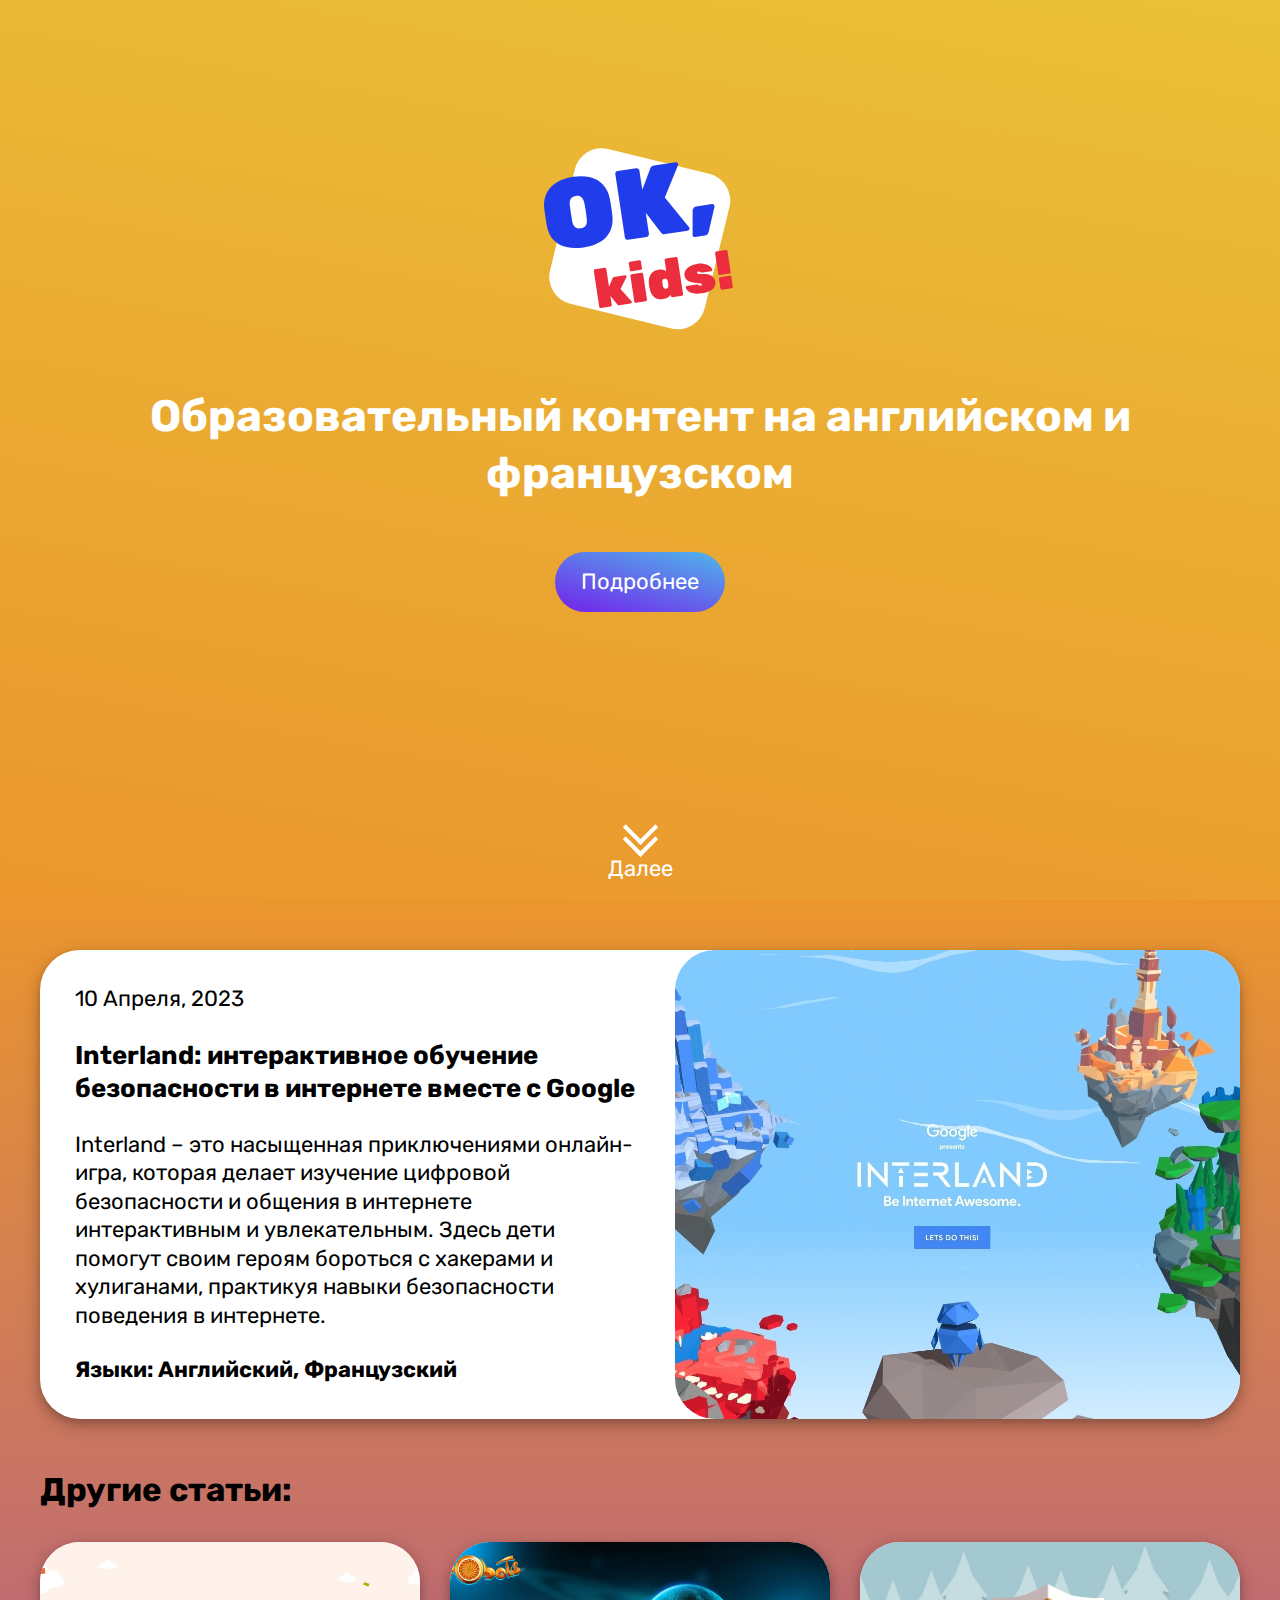
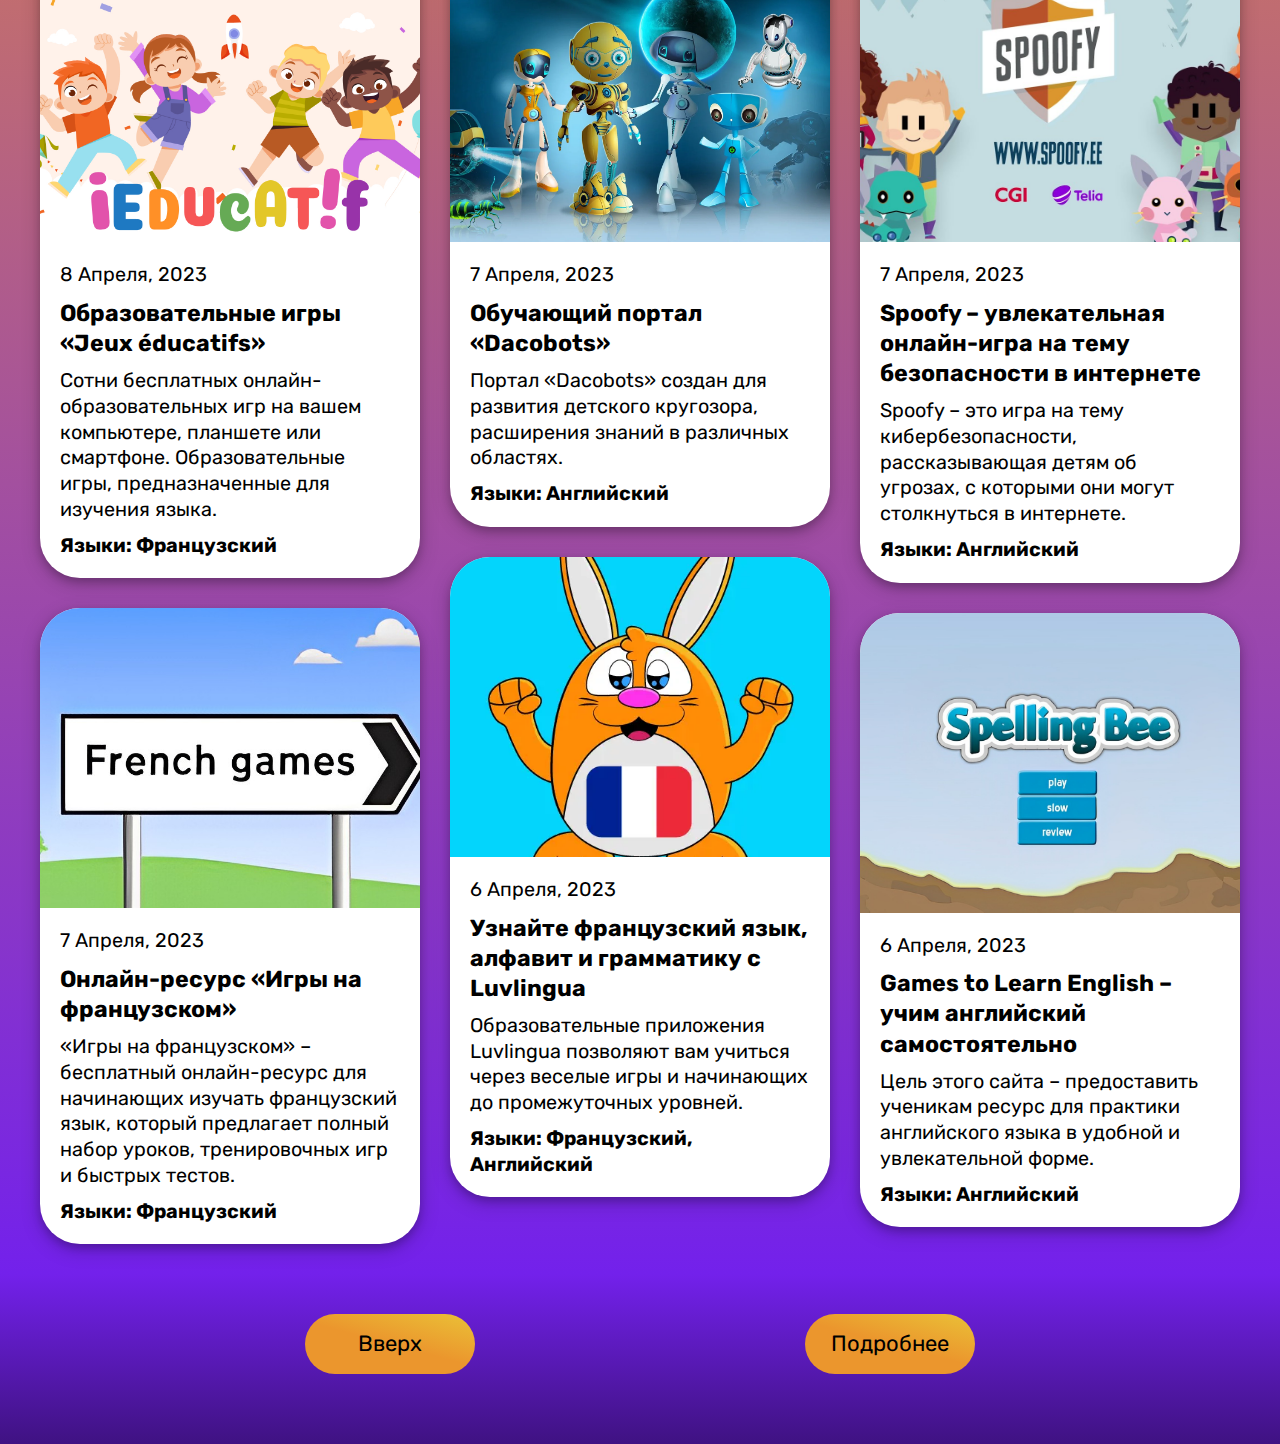
<file: index.html>
<!DOCTYPE html>
<html lang="en">
  <head>
    <meta charset="UTF-8" />
    <meta name="viewport" content="width=device-width, initial-scale=1.0" />
    <title>Образовательный контент на английском и французском</title>
    <link rel="preconnect" href="https://fonts.googleapis.com" />
    <link rel="preconnect" href="https://fonts.gstatic.com" crossorigin />
    <link
      href="https://fonts.googleapis.com/css2?family=Rubik:wght@400;600&display=swap"
      rel="stylesheet"
    />
    <link rel="shortcut icon" type="image/png" href="images/favicon.png" />
    <link rel="stylesheet" href="css/style.css" />
  </head>
  <body>
    <div class="wrapper">
      <header id="header" class="header">
        <div class="header__inner">
          <div class="container">
            <ul class="header__list">
              <li>
                <a href="#">
                  <img src="images/logo.svg" alt="" class="logo header__logo" />
                </a>
              </li>
              <li>
                <h1 class="title">
                  Образовательный контент на английском и французском
                </h1>
              </li>
              <li>
                <a href="about.html" class="button button--blue"> Подробнее </a>
              </li>
            </ul>
            <a href="#main" class="header__down-button">
              <div class="header__down-button-arrows"></div>
              Далее
            </a>
          </div>
        </div>
      </header>
      <main id="main" class="main">
        <div class="container">
          <article class="main__top-article">
            <a href="interland.html" class="main__article-image">
              <img src="images/interland-1.jpg" alt="" />
            </a>
            <ul class="main__article-content main__article-content--top">
              <li>10 Апреля, 2023</li>
              <li class="main__article-title">
                <a href="interland.html">
                  <h3>
                    Interland: интерактивное обучение безопасности в интернете
                    вместе с Google
                  </h3>
                </a>
              </li>
              <li>
                Interland – это насыщенная приключениями онлайн-игра, которая
                делает изучение цифровой безопасности и общения в интернете
                интерактивным и увлекательным. Здесь дети помогут своим героям
                бороться с хакерами и хулиганами, практикуя навыки безопасности
                поведения в интернете.
              </li>
              <li>
                <h4>Языки: Английский, Французский</h4>
              </li>
            </ul>
          </article>
          <h2 class="other-articles">Другие статьи:</h2>
          <div class="main__article-list">
            <div class="main__list-column">
              <article class="main__article">
                <a
                  href="jeux-éducatifs.html"
                  class="main__article-image main__article-list-image"
                >
                  <img src="images/jeux-0.webp" alt="" />
                </a>
                <ul
                  class="main__article-content main__article-content--general"
                >
                  <li>8 Апреля, 2023</li>
                  <li class="main__article-title">
                    <a href="jeux-éducatifs.html">
                      <h3>Образовательные игры «Jeux éducatifs»</h3>
                    </a>
                  </li>
                  <li>
                    Cотни бесплатных онлайн-образовательных игр на вашем
                    компьютере, планшете или смартфоне. Образовательные игры,
                    предназначенные для изучения языка.
                  </li>
                  <li>
                    <h4>Языки: Французский</h4>
                  </li>
                </ul>
              </article>
              <article class="main__article">
                <a
                  href="french-games.html"
                  class="main__article-image main__article-list-image"
                >
                  <img src="images/frenchgames-0.jpeg" alt="" />
                </a>
                <ul
                  class="main__article-content main__article-content--general"
                >
                  <li>7 Апреля, 2023</li>
                  <li class="main__article-title">
                    <a href="french-games.html">
                      <h3>Онлайн-ресурс «Игры на французском»</h3>
                    </a>
                  </li>
                  <li>
                    «Игры на французском» – бесплатный онлайн-ресурс для
                    начинающих изучать французский язык, который предлагает
                    полный набор уроков, тренировочных игр и быстрых тестов.
                  </li>
                  <li>
                    <h4>Языки: Французский</h4>
                  </li>
                </ul>
              </article>
            </div>
            <div class="main__list-column">
              <article class="main__article">
                <a
                  href="dacobots.html"
                  class="main__article-image main__article-list-image"
                >
                  <img src="images/daco-0.webp" alt="" />
                </a>
                <ul
                  class="main__article-content main__article-content--general"
                >
                  <li>7 Апреля, 2023</li>
                  <li class="main__article-title">
                    <a href="dacobots.html">
                      <h3>Обучающий портал «Dacobots»</h3>
                    </a>
                  </li>
                  <li>
                    Портал «Dacobots» создан для развития детского кругозора,
                    расширения знаний в различных областях.
                  </li>
                  <li>
                    <h4>Языки: Английский</h4>
                  </li>
                </ul>
              </article>
              <article class="main__article">
                <a
                  href="luvlingua.html"
                  class="main__article-image main__article-list-image"
                >
                  <img src="images/luv-0.webp" alt="" />
                </a>
                <ul
                  class="main__article-content main__article-content--general"
                >
                  <li>6 Апреля, 2023</li>
                  <li class="main__article-title">
                    <a href="luvlingua.html">
                      <h3>
                        Узнайте французский язык, алфавит и грамматику с
                        Luvlingua
                      </h3>
                    </a>
                  </li>
                  <li>
                    Образовательные приложения Luvlingua позволяют вам учиться
                    через веселые игры и начинающих до промежуточных уровней.
                  </li>
                  <li>
                    <h4>Языки: Французский, Английский</h4>
                  </li>
                </ul>
              </article>
            </div>
            <div class="main__list-column">
              <article class="main__article">
                <a
                  href="spoofy.html"
                  class="main__article-image main__article-list-image"
                >
                  <img src="images/spoofy-1.jpg" alt="" />
                </a>
                <ul
                  class="main__article-content main__article-content--general"
                >
                  <li>7 Апреля, 2023</li>
                  <li class="main__article-title">
                    <a href="spoofy.html">
                      <h3>
                        Spoofy – увлекательная онлайн-игра на тему безопасности
                        в интернете
                      </h3>
                    </a>
                  </li>
                  <li>
                    Spoofy – это игра на тему кибербезопасности, рассказывающая
                    детям об угрозах, с которыми они могут столкнуться в
                    интернете.
                  </li>
                  <li>
                    <h4>Языки: Английский</h4>
                  </li>
                </ul>
              </article>
              <article class="main__article">
                <a
                  href="games-to-learn-english.html"
                  class="main__article-image main__article-list-image"
                >
                  <img src="images/gtl-0.jpg" alt="" />
                </a>
                <ul
                  class="main__article-content main__article-content--general"
                >
                  <li>6 Апреля, 2023</li>
                  <li class="main__article-title">
                    <a href="games-to-learn-english.html">
                      <h3>
                        Games to Learn English – учим английский самостоятельно
                      </h3>
                    </a>
                  </li>
                  <li>
                    Цель этого сайта – предоставить ученикам ресурс для практики
                    английского языка в удобной и увлекательной форме.
                  </li>
                  <li>
                    <h4>Языки: Английский</h4>
                  </li>
                </ul>
              </article>
            </div>
          </div>
        </div>
      </main>
      <footer class="footer">
        <div class="container">
          <div class="footer__buttons">
            <a href="#header" class="button button--yellow"> Вверх </a>
            <a href="about.html" class="button button--yellow"> Подробнее </a>
          </div>
        </div>
      </footer>
    </div>
  </body>
</html>
</file>
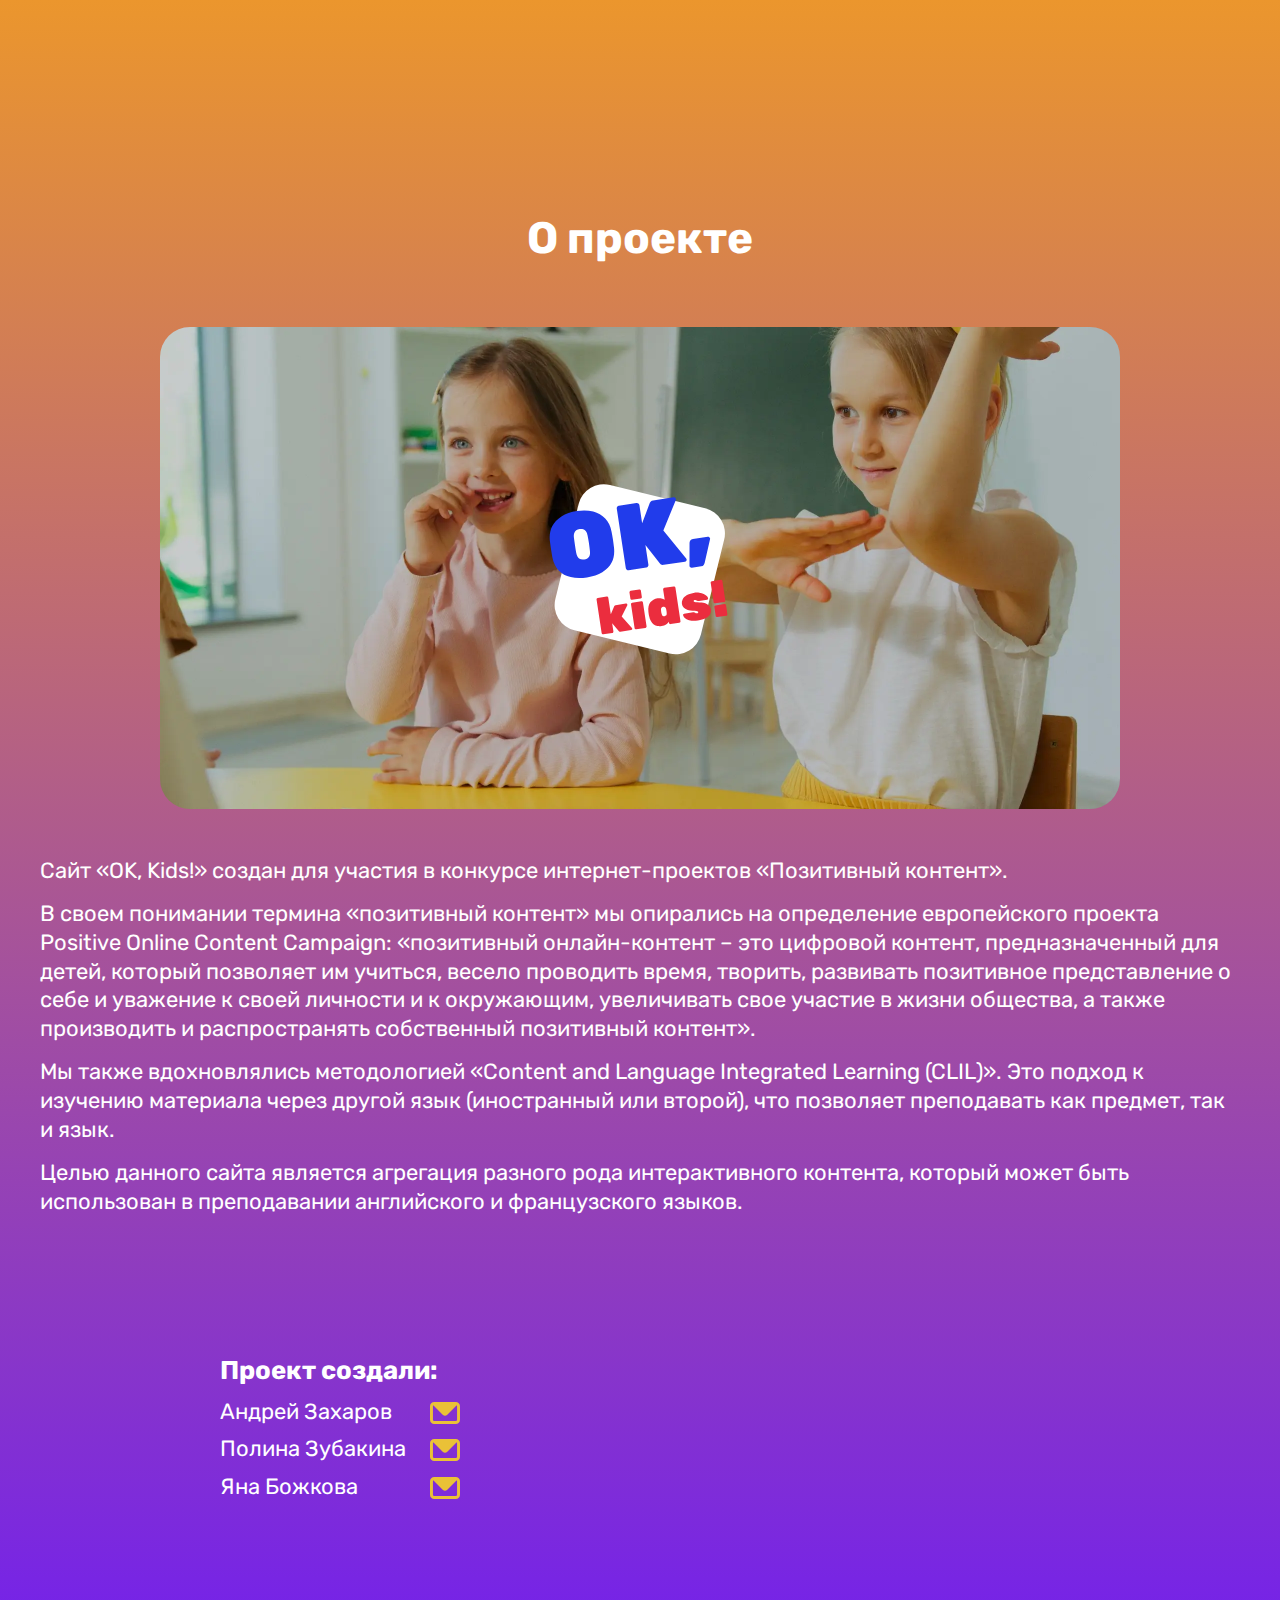
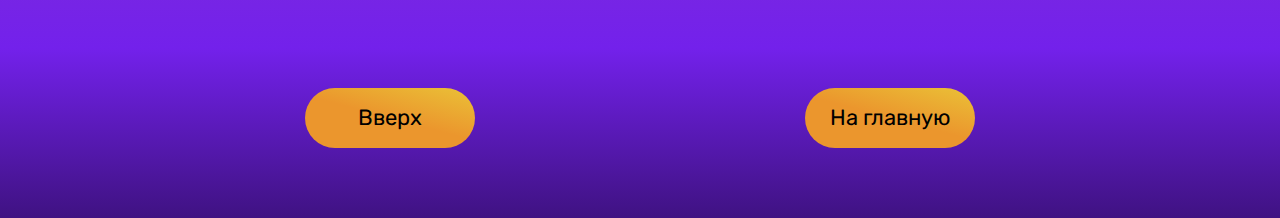
<file: about.html>
<!DOCTYPE html>
<html lang="en">
  <head>
    <meta charset="UTF-8" />
    <meta name="viewport" content="width=device-width, initial-scale=1.0" />
    <title>Подробнее о проекте</title>
    <link rel="preconnect" href="https://fonts.googleapis.com" />
    <link rel="preconnect" href="https://fonts.gstatic.com" crossorigin />
    <link
      href="https://fonts.googleapis.com/css2?family=Rubik:wght@400;600&display=swap"
      rel="stylesheet"
    />
    <link rel="shortcut icon" type="image/png" href="images/favicon.png" />
    <link rel="stylesheet" href="css/style.css" />
  </head>
  <body>
    <div class="wrapper">
      <main id="main" class="main">
        <div class="container">
          <h1 class="title about-title">О проекте</h1>
          <div class="about-image-wrapper">
            <img src="images/about.webp" alt="" class="about-image" />
            <a href="index.html">
              <img src="images/logo.svg" alt="" class="logo main__logo" />
            </a>
          </div>
          <div class="main__text">
            <p>
              Сайт «OK, Kids!» создан для участия в конкурсе интернет-проектов
              «Позитивный контент».
            </p>
            <p>
              В своем понимании термина «позитивный контент» мы опирались на
              определение европейского проекта Positive Online Content Campaign:
              «позитивный онлайн-контент – это цифровой контент, предназначенный
              для детей, который позволяет им учиться, весело проводить время,
              творить, развивать позитивное представление о себе и уважение к
              своей личности и к окружающим, увеличивать свое участие в жизни
              общества, а также производить и распространять собственный
              позитивный контент».
            </p>
            <p>
              Мы также вдохновлялись методологией «Content and Language
              Integrated Learning (CLIL)». Это подход к изучению материала через
              другой язык (иностранный или второй), что позволяет преподавать
              как предмет, так и язык.
            </p>
            <p>
              Целью данного сайта является агрегация разного рода интерактивного
              контента, который может быть использован в преподавании
              английского и французского языков.
            </p>
          </div>
          <div class="main__credits">
            <div class="main__authors">
              <h3>Проект создали:</h3>
              <ul class="main__author">
                <li>Андрей Захаров</li>
                <li>
                  <a href="mailto:andreizakharov@proton.me">
                    <img
                      src="images/email-icon.svg"
                      alt=""
                      class="email-icon"
                    />
                  </a>
                </li>
              </ul>
              <ul class="main__author">
                <li>Полина Зубакина</li>
                <li>
                  <a href="mailto:polina.zubakina2016@gmail.com">
                    <img
                      src="images/email-icon.svg"
                      alt=""
                      class="email-icon"
                    />
                  </a>
                </li>
              </ul>
              <ul class="main__author">
                <li>Яна Божкова</li>
                <li>
                  <a href="#">
                    <img
                      src="images/email-icon.svg"
                      alt=""
                      class="email-icon"
                    />
                  </a>
                </li>
              </ul>
            </div>
            <div class="main__school">
              <iframe
                src="https://yandex.ru/map-widget/v1/?um=constructor%3Aae5f59a7c44242239712bc3b5ecd111e752497581be1c63790e6e41188a34163&amp;source=constructor"
                width="100%"
                height="100%"
                frameborder="0"
              ></iframe>
            </div>
          </div>
        </div>
      </main>
      <footer class="footer">
        <div class="container">
          <div class="footer__buttons">
            <a href="#main" class="button button--yellow"> Вверх </a>
            <a href="index.html" class="button button--yellow"> На главную </a>
          </div>
        </div>
      </footer>
    </div>
  </body>
</html>
</file>
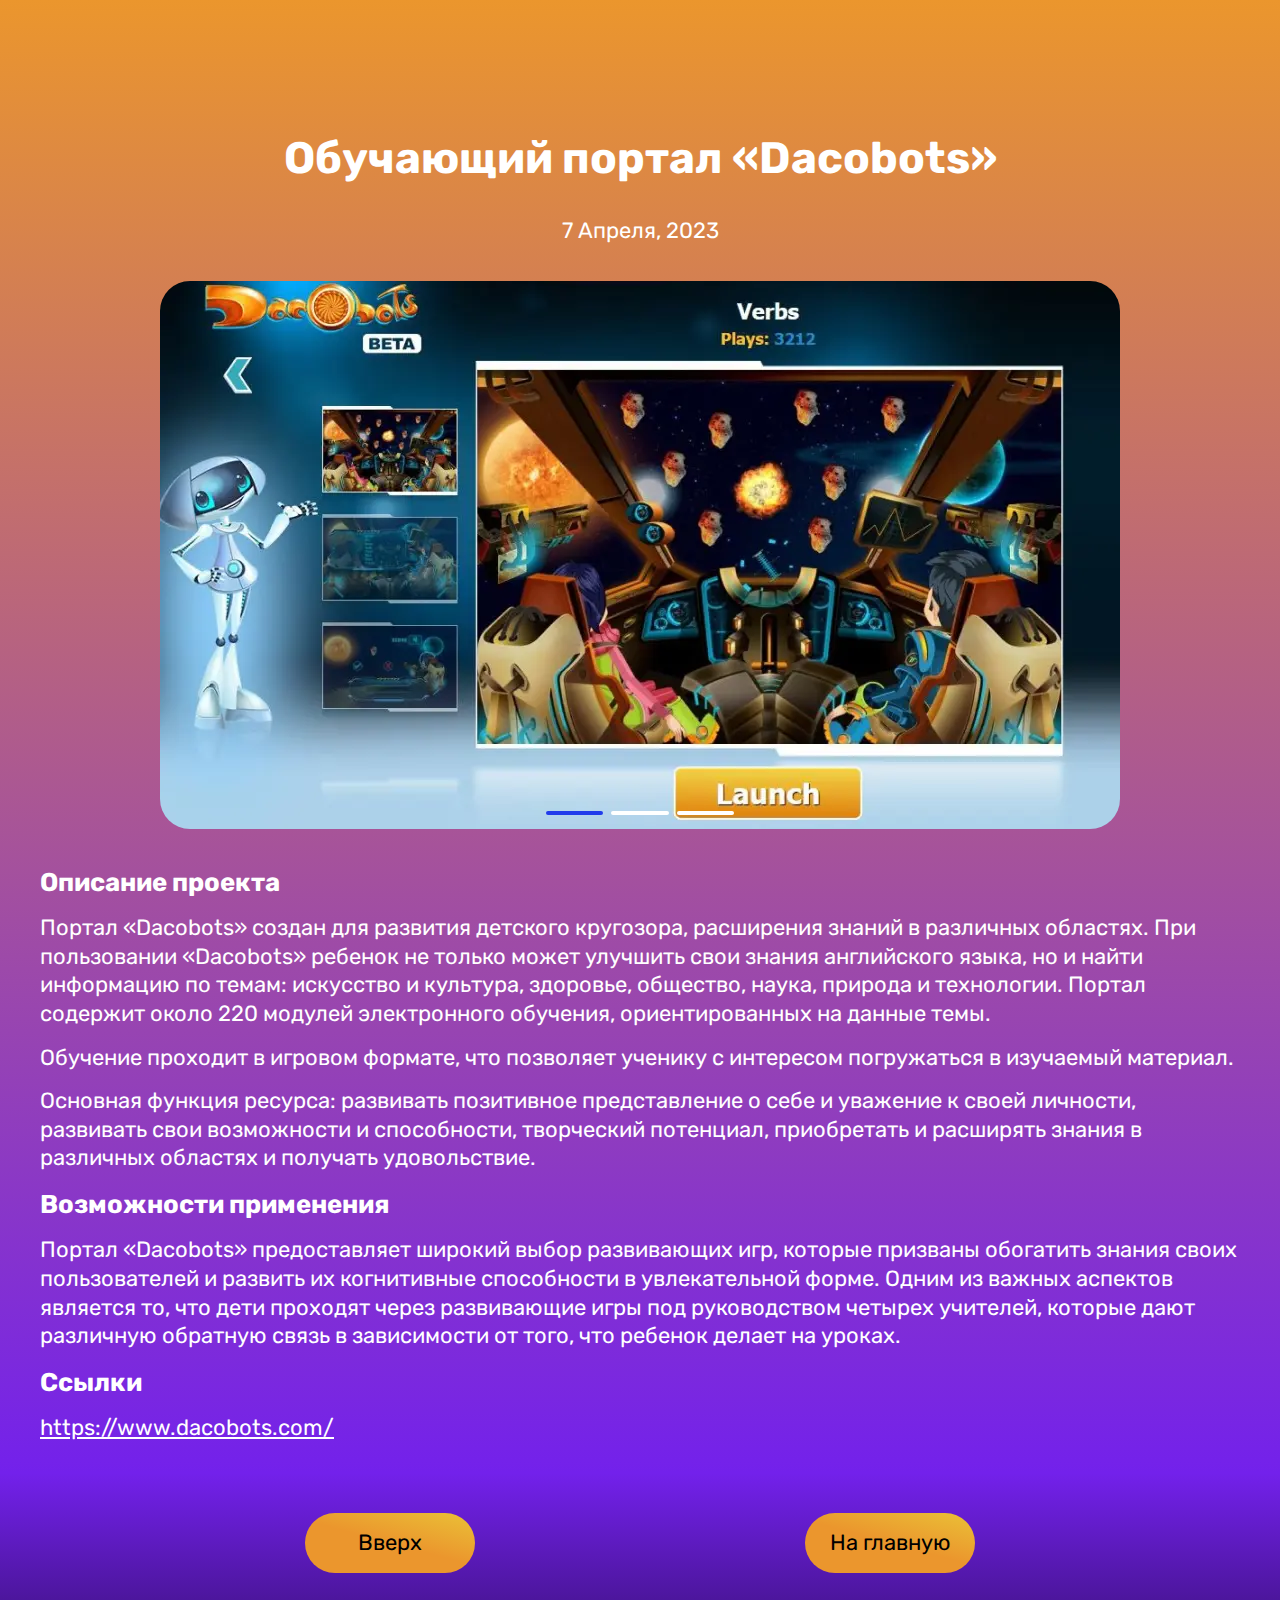
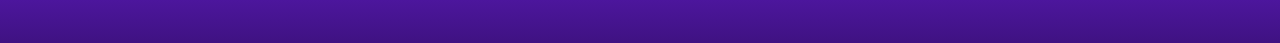
<file: dacobots.html>
<!DOCTYPE html>
<html lang="en">
  <head>
    <meta charset="UTF-8" />
    <meta name="viewport" content="width=device-width, initial-scale=1.0" />
    <title>Обучающий портал «Dacobots»</title>
    <link rel="preconnect" href="https://fonts.googleapis.com" />
    <link rel="preconnect" href="https://fonts.gstatic.com" crossorigin />
    <link
      href="https://fonts.googleapis.com/css2?family=Rubik:wght@400;600&display=swap"
      rel="stylesheet"
    />
    <link
      rel="stylesheet"
      href="https://cdn.jsdelivr.net/npm/swiper@9/swiper-bundle.min.css"
    />
    <link rel="shortcut icon" type="image/png" href="images/favicon.png" />
    <link rel="stylesheet" href="css/style.css" />
  </head>
  <body>
    <div class="wrapper">
      <main id="main" class="main">
        <div class="container">
          <h1 class="title article-title">Обучающий портал «Dacobots»</h1>
          <p class="main__date">7 Апреля, 2023</p>
          <div class="swiper swiper--one-column-layout">
            <div class="swiper-wrapper">
              <div class="swiper-slide">
                <img src="images/daco-1.webp" alt="" />
              </div>
              <div class="swiper-slide">
                <img src="images/daco-2.webp" alt="" />
              </div>
              <div class="swiper-slide">
                <img src="images/daco-3.webp" alt="" />
              </div>
            </div>
            <div class="swiper-pagination"></div>
          </div>
          <div class="main__text">
            <h3>Описание проекта</h3>
            <p>
              Портал «Dacobots» создан для развития детского кругозора,
              расширения знаний в различных областях. При пользовании «Dacobots»
              ребенок не только может улучшить свои знания английского языка, но
              и найти информацию по темам: искусство и культура, здоровье,
              общество, наука, природа и технологии. Портал содержит около 220
              модулей электронного обучения, ориентированных на данные темы.
            </p>
            <p>
              Обучение проходит в игровом формате, что позволяет ученику с
              интересом погружаться в изучаемый материал.
            </p>
            <p>
              Основная функция ресурса: развивать позитивное представление о
              себе и уважение к своей личности, развивать свои возможности и
              способности, творческий потенциал, приобретать и расширять знания
              в различных областях и получать удовольствие.
            </p>
            <h3>Возможности применения</h3>
            <p>
              Портал «Dacobots» предоставляет широкий выбор развивающих игр,
              которые призваны обогатить знания своих пользователей и развить их
              когнитивные способности в увлекательной форме. Одним из важных
              аспектов является то, что дети проходят через развивающие игры под
              руководством четырех учителей, которые дают различную обратную
              связь в зависимости от того, что ребенок делает на уроках.
            </p>
            <h3>Ссылки</h3>
            <ul>
              <li>
                <a href="https://www.dacobots.com/" class="main__link">
                  https://www.dacobots.com/
                </a>
              </li>
            </ul>
          </div>
        </div>
      </main>
      <footer class="footer">
        <div class="container">
          <div class="footer__buttons">
            <a href="#main" class="button button--yellow"> Вверх </a>
            <a href="index.html" class="button button--yellow"> На главную </a>
          </div>
        </div>
      </footer>
    </div>
    <script src="https://cdn.jsdelivr.net/npm/swiper@9/swiper-bundle.min.js"></script>
    <script src="js/main.js"></script>
  </body>
</html>
</file>
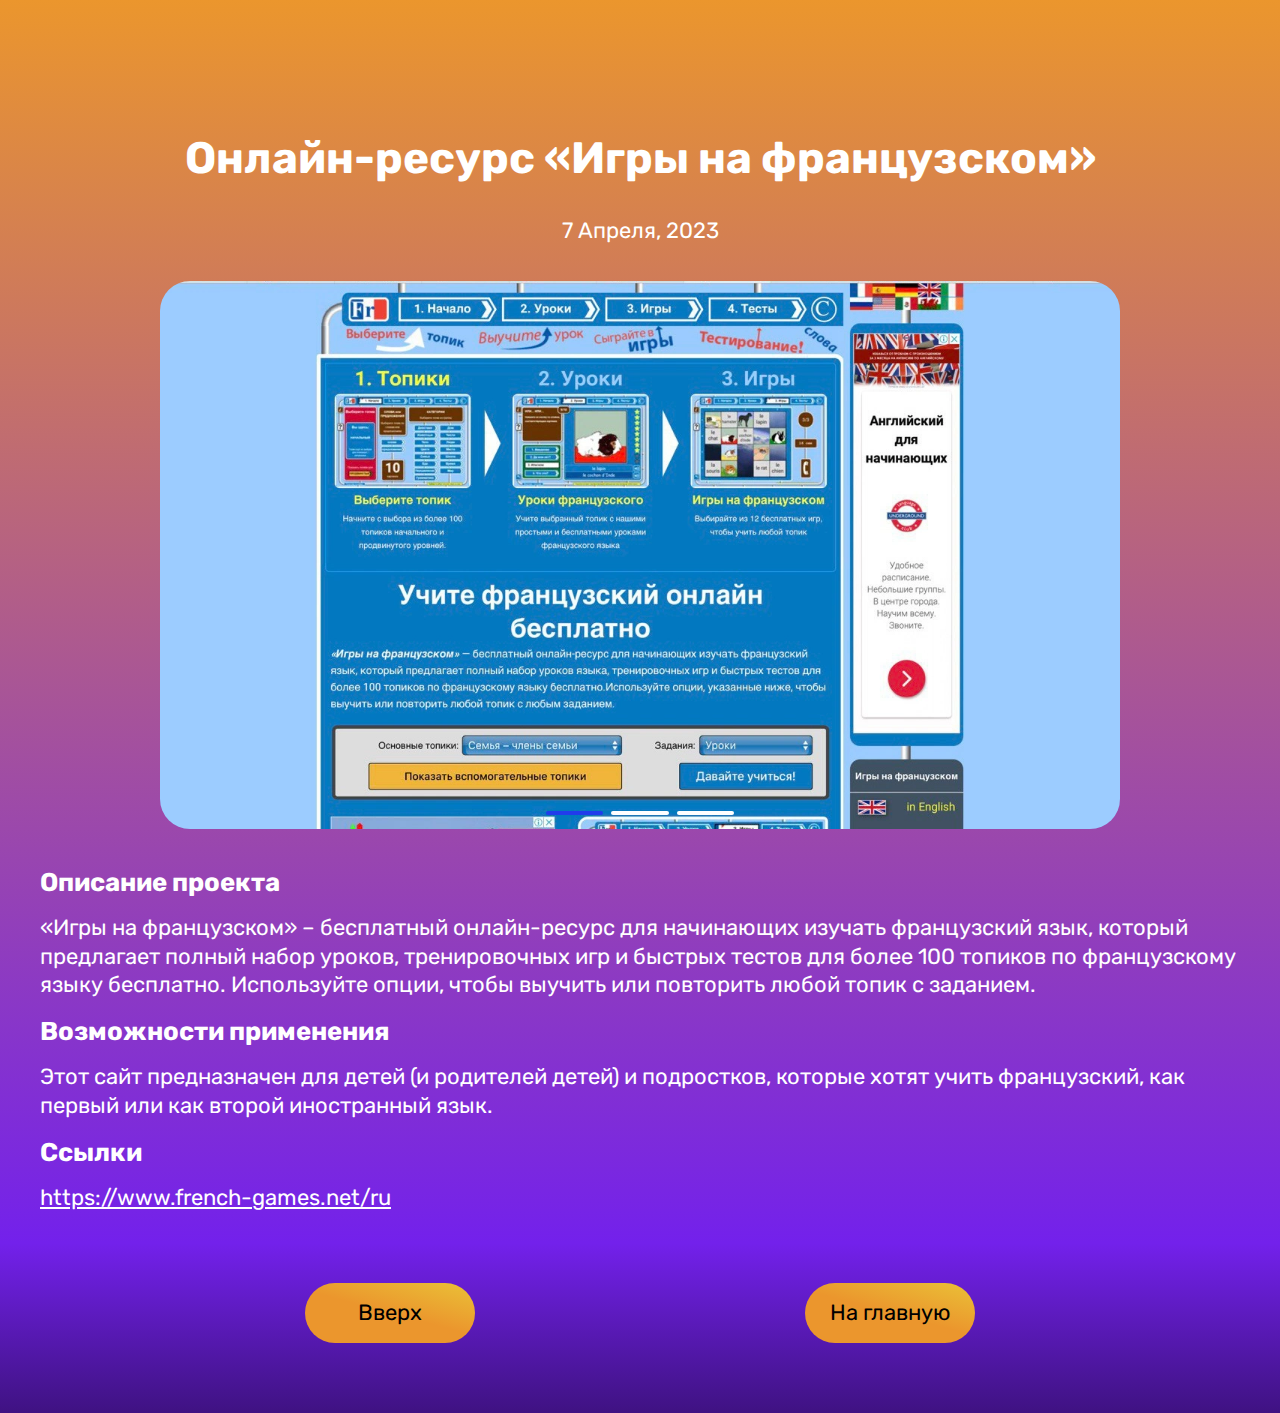
<file: french-games.html>
<!DOCTYPE html>
<html lang="en">
  <head>
    <meta charset="UTF-8" />
    <meta name="viewport" content="width=device-width, initial-scale=1.0" />
    <title>Онлайн-ресурс «Игры на французском»</title>
    <link rel="preconnect" href="https://fonts.googleapis.com" />
    <link rel="preconnect" href="https://fonts.gstatic.com" crossorigin />
    <link
      href="https://fonts.googleapis.com/css2?family=Rubik:wght@400;600&display=swap"
      rel="stylesheet"
    />
    <link
      rel="stylesheet"
      href="https://cdn.jsdelivr.net/npm/swiper@9/swiper-bundle.min.css"
    />
    <link rel="shortcut icon" type="image/png" href="images/favicon.png" />
    <link rel="stylesheet" href="css/style.css" />
  </head>
  <body>
    <div class="wrapper">
      <main id="main" class="main">
        <div class="container">
          <h1 class="title article-title">
            Онлайн-ресурс «Игры на французском»
          </h1>
          <p class="main__date">7 Апреля, 2023</p>
          <div class="swiper swiper--one-column-layout">
            <div class="swiper-wrapper">
              <div class="swiper-slide">
                <img src="images/frenchgames-1.webp" alt="" />
              </div>
              <div class="swiper-slide">
                <img src="images/frenchgames-2.jpg" alt="" />
              </div>
              <div class="swiper-slide">
                <img src="images/frenchgames-3.jpg" alt="" />
              </div>
            </div>
            <div class="swiper-pagination"></div>
          </div>
          <div class="main__text">
            <h3>Описание проекта</h3>
            <p>
              «Игры на французском» – бесплатный онлайн-ресурс для начинающих
              изучать французский язык, который предлагает полный набор уроков,
              тренировочных игр и быстрых тестов для более 100 топиков по
              французскому языку бесплатно. Используйте опции, чтобы выучить или
              повторить любой топик с заданием.
            </p>
            <h3>Возможности применения</h3>
            <p>
              Этот сайт предназначен для детей (и родителей детей) и подростков,
              которые хотят учить французский, как первый или как второй
              иностранный язык.
            </p>
            <h3>Ссылки</h3>
            <ul>
              <li>
                <a href="https://www.french-games.net/ru" class="main__link">
                  https://www.french-games.net/ru
                </a>
              </li>
            </ul>
          </div>
        </div>
      </main>
      <footer class="footer">
        <div class="container">
          <div class="footer__buttons">
            <a href="#main" class="button button--yellow"> Вверх </a>
            <a href="index.html" class="button button--yellow"> На главную </a>
          </div>
        </div>
      </footer>
    </div>
    <script src="https://cdn.jsdelivr.net/npm/swiper@9/swiper-bundle.min.js"></script>
    <script src="js/main.js"></script>
  </body>
</html>
</file>
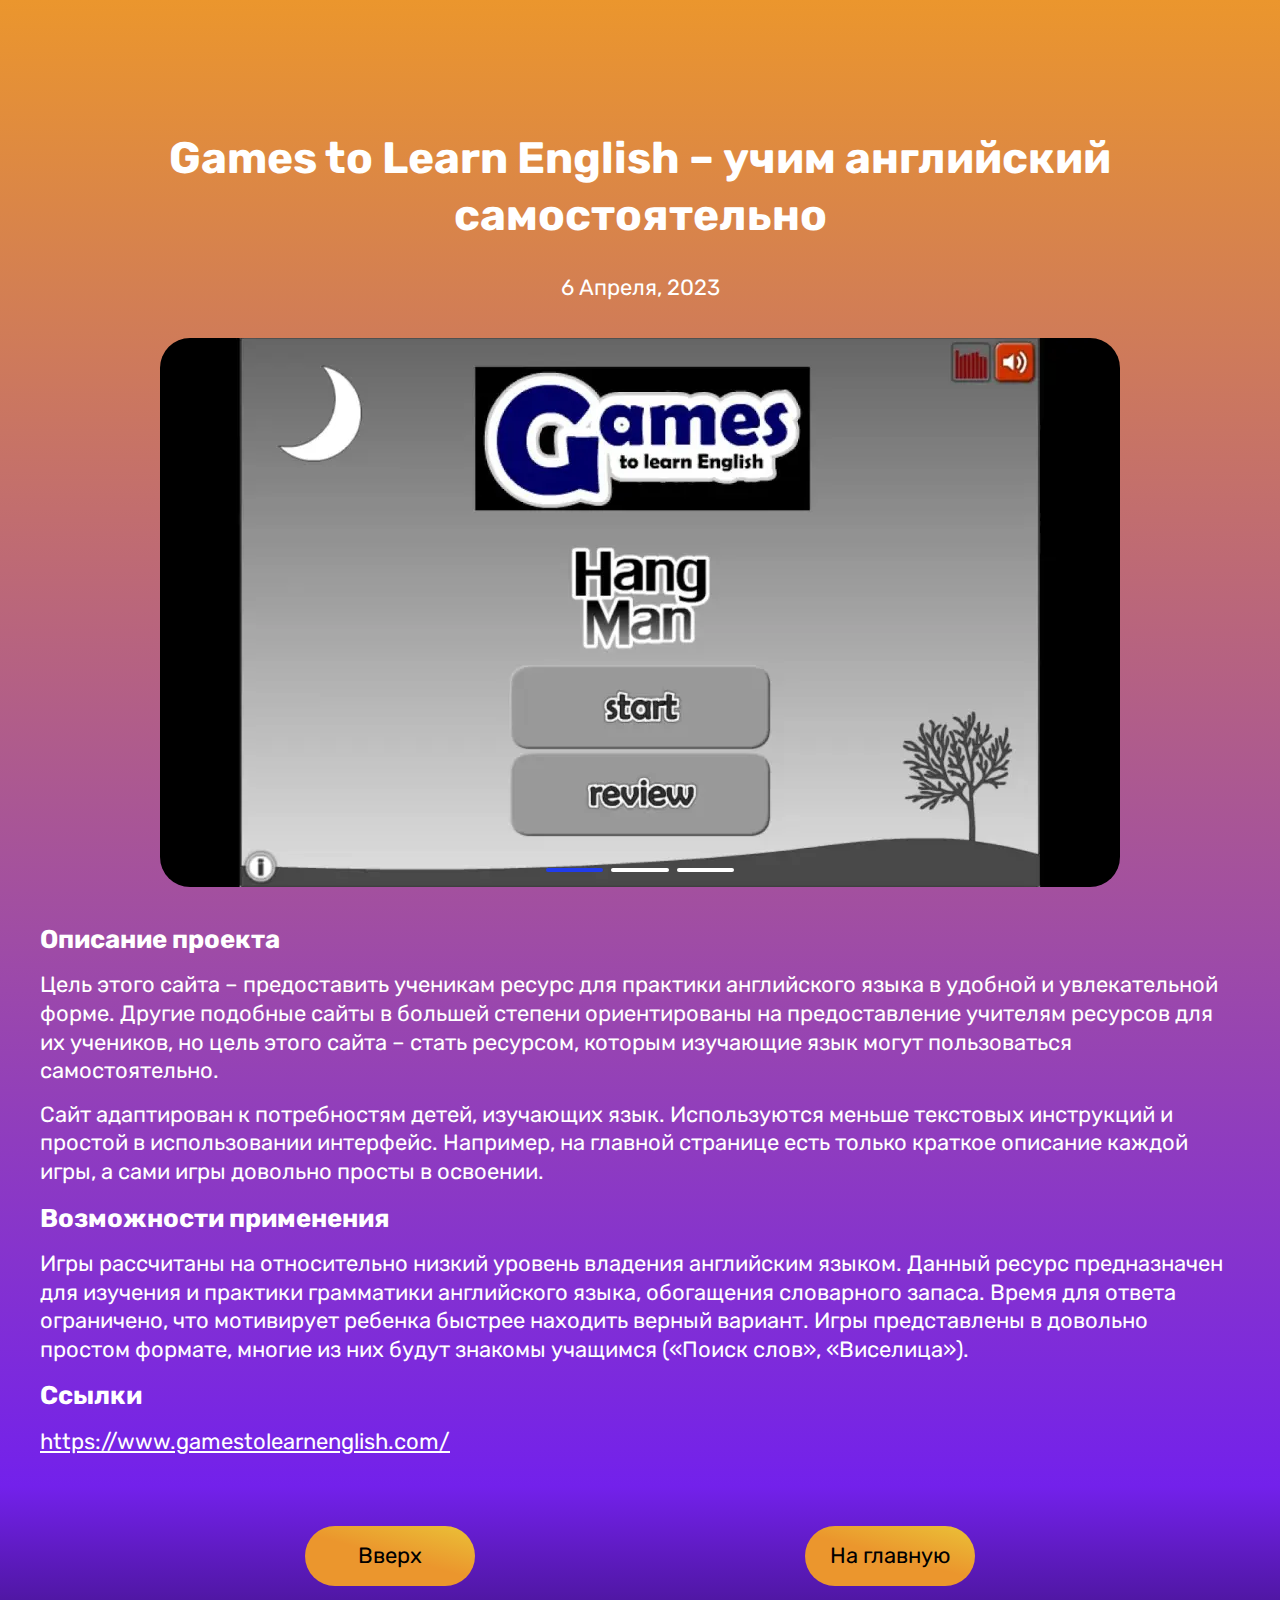
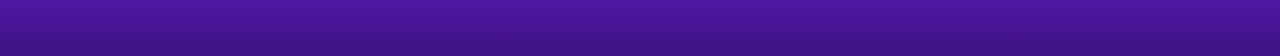
<file: games-to-learn-english.html>
<!DOCTYPE html>
<html lang="en">
  <head>
    <meta charset="UTF-8" />
    <meta name="viewport" content="width=device-width, initial-scale=1.0" />
    <title>Games to Learn English – учим английский самостоятельно</title>
    <link rel="preconnect" href="https://fonts.googleapis.com" />
    <link rel="preconnect" href="https://fonts.gstatic.com" crossorigin />
    <link
      href="https://fonts.googleapis.com/css2?family=Rubik:wght@400;600&display=swap"
      rel="stylesheet"
    />
    <link
      rel="stylesheet"
      href="https://cdn.jsdelivr.net/npm/swiper@9/swiper-bundle.min.css"
    />
    <link rel="shortcut icon" type="image/png" href="images/favicon.png" />
    <link rel="stylesheet" href="css/style.css" />
  </head>
  <body>
    <div class="wrapper">
      <main id="main" class="main">
        <div class="container">
          <h1 class="title article-title">
            Games to Learn English – учим английский самостоятельно
          </h1>
          <p class="main__date">6 Апреля, 2023</p>
          <div class="swiper swiper--one-column-layout">
            <div class="swiper-wrapper">
              <div class="swiper-slide">
                <img src="images/gtl-1.webp" alt="" />
              </div>
              <div class="swiper-slide">
                <img src="images/gtl-2.webp" alt="" />
              </div>
              <div class="swiper-slide">
                <img src="images/gtl-3.webp" alt="" />
              </div>
            </div>
            <div class="swiper-pagination"></div>
          </div>
          <div class="main__text">
            <h3>Описание проекта</h3>
            <p>
              Цель этого сайта – предоставить ученикам ресурс для практики
              английского языка в удобной и увлекательной форме. Другие подобные
              сайты в большей степени ориентированы на предоставление учителям
              ресурсов для их учеников, но цель этого сайта – стать ресурсом,
              которым изучающие язык могут пользоваться самостоятельно.
            </p>
            <p>
              Сайт адаптирован к потребностям детей, изучающих язык.
              Используются меньше текстовых инструкций и простой в использовании
              интерфейс. Например, на главной странице есть только краткое
              описание каждой игры, а сами игры довольно просты в освоении.
            </p>
            <h3>Возможности применения</h3>
            <p>
              Игры рассчитаны на относительно низкий уровень владения английским
              языком. Данный ресурс предназначен для изучения и практики
              грамматики английского языка, обогащения словарного запаса. Время
              для ответа ограничено, что мотивирует ребенка быстрее находить
              верный вариант. Игры представлены в довольно простом формате,
              многие из них будут знакомы учащимся («Поиск слов», «Виселица»).
            </p>
            <h3>Ссылки</h3>
            <ul>
              <li>
                <a
                  href="https://www.gamestolearnenglish.com/"
                  class="main__link"
                >
                  https://www.gamestolearnenglish.com/
                </a>
              </li>
            </ul>
          </div>
        </div>
      </main>
      <footer class="footer">
        <div class="container">
          <div class="footer__buttons">
            <a href="#main" class="button button--yellow"> Вверх </a>
            <a href="index.html" class="button button--yellow"> На главную </a>
          </div>
        </div>
      </footer>
    </div>
    <script src="https://cdn.jsdelivr.net/npm/swiper@9/swiper-bundle.min.js"></script>
    <script src="js/main.js"></script>
  </body>
</html>
</file>
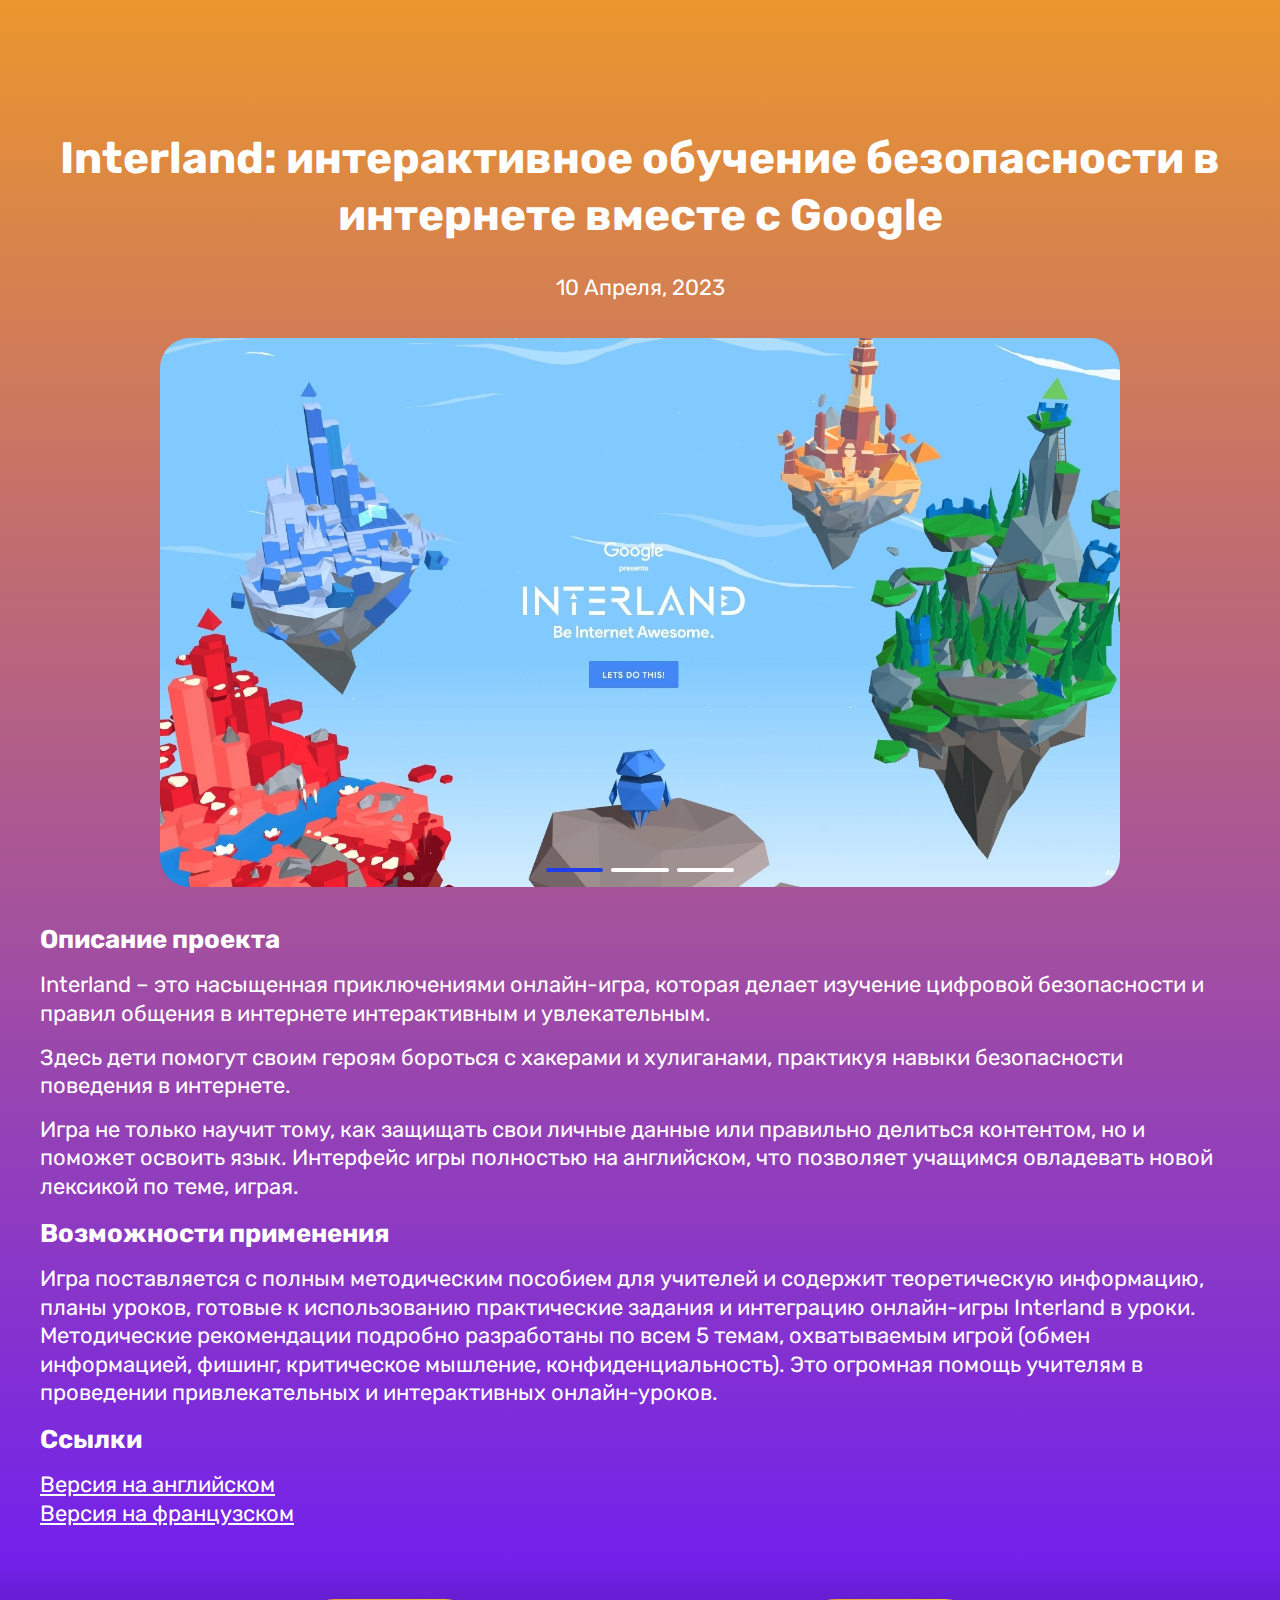
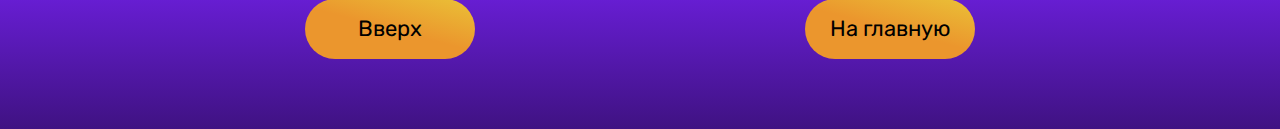
<file: interland.html>
<!DOCTYPE html>
<html lang="en">
  <head>
    <meta charset="UTF-8" />
    <meta name="viewport" content="width=device-width, initial-scale=1.0" />
    <title>
      Interland: интерактивное обучение безопасности в интернете вместе с Google
    </title>
    <link rel="preconnect" href="https://fonts.googleapis.com" />
    <link rel="preconnect" href="https://fonts.gstatic.com" crossorigin />
    <link
      href="https://fonts.googleapis.com/css2?family=Rubik:wght@400;600&display=swap"
      rel="stylesheet"
    />
    <link
      rel="stylesheet"
      href="https://cdn.jsdelivr.net/npm/swiper@9/swiper-bundle.min.css"
    />
    <link rel="shortcut icon" type="image/png" href="images/favicon.png" />
    <link rel="stylesheet" href="css/style.css" />
  </head>
  <body>
    <div class="wrapper">
      <main id="main" class="main">
        <div class="container">
          <h1 class="title article-title">
            Interland: интерактивное обучение безопасности в интернете вместе с
            Google
          </h1>
          <p class="main__date">10 Апреля, 2023</p>
          <div class="swiper swiper--one-column-layout">
            <div class="swiper-wrapper">
              <div class="swiper-slide">
                <img src="images/interland-1.jpg" alt="" />
              </div>
              <div class="swiper-slide">
                <img src="images/interland-2.jpg" alt="" />
              </div>
              <div class="swiper-slide">
                <img src="images/interland-3.jpg" alt="" />
              </div>
            </div>
            <div class="swiper-pagination"></div>
          </div>
          <div class="main__text">
            <h3>Описание проекта</h3>
            <p>
              Interland – это насыщенная приключениями онлайн-игра, которая
              делает изучение цифровой безопасности и правил общения в интернете
              интерактивным и увлекательным.
            </p>
            <p>
              Здесь дети помогут своим героям бороться с хакерами и хулиганами,
              практикуя навыки безопасности поведения в интернете.
            </p>
            <p>
              Игра не только научит тому, как защищать свои личные данные или
              правильно делиться контентом, но и поможет освоить язык. Интерфейс
              игры полностью на английском, что позволяет учащимся овладевать
              новой лексикой по теме, играя.
            </p>
            <h3>Возможности применения</h3>
            <p>
              Игра поставляется с полным методическим пособием для учителей и
              содержит теоретическую информацию, планы уроков, готовые к
              использованию практические задания и интеграцию онлайн-игры
              Interland в уроки. Методические рекомендации подробно разработаны
              по всем 5 темам, охватываемым игрой (обмен информацией, фишинг,
              критическое мышление, конфиденциальность). Это огромная помощь
              учителям в проведении привлекательных и интерактивных
              онлайн-уроков.
            </p>
            <h3>Ссылки</h3>
            <ul>
              <li>
                <a
                  href="https://beinternetawesome.withgoogle.com/en_us/interland"
                  class="main__link"
                >
                  Версия на английском
                </a>
              </li>
              <li>
                <a
                  href="https://beinternetawesome.withgoogle.com/fr_all/interland"
                  class="main__link"
                >
                  Версия на французском
                </a>
              </li>
            </ul>
          </div>
        </div>
      </main>
      <footer class="footer">
        <div class="container">
          <div class="footer__buttons">
            <a href="#main" class="button button--yellow"> Вверх </a>
            <a href="index.html" class="button button--yellow"> На главную </a>
          </div>
        </div>
      </footer>
    </div>
    <script src="https://cdn.jsdelivr.net/npm/swiper@9/swiper-bundle.min.js"></script>
    <script src="js/main.js"></script>
  </body>
</html>
</file>
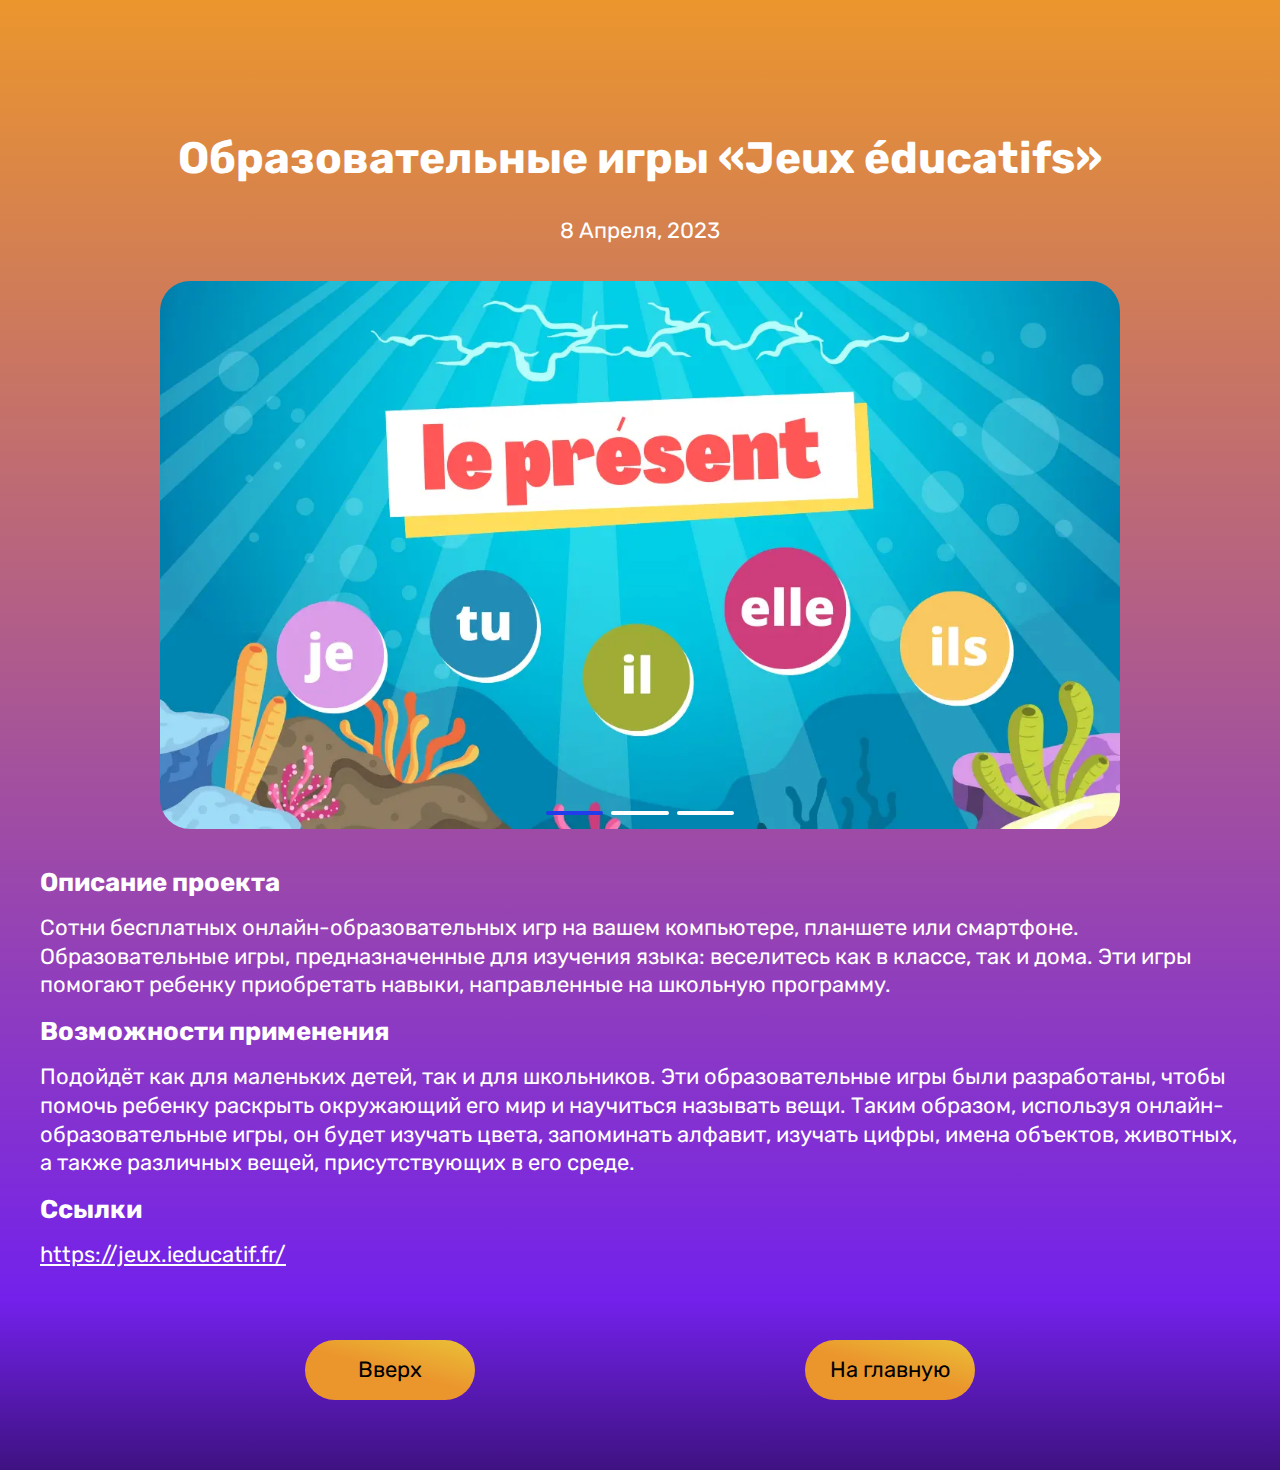
<file: jeux-éducatifs.html>
<!DOCTYPE html>
<html lang="en">
  <head>
    <meta charset="UTF-8" />
    <meta name="viewport" content="width=device-width, initial-scale=1.0" />
    <title>Образовательные игры «Jeux éducatifs»</title>
    <link rel="preconnect" href="https://fonts.googleapis.com" />
    <link rel="preconnect" href="https://fonts.gstatic.com" crossorigin />
    <link
      href="https://fonts.googleapis.com/css2?family=Rubik:wght@400;600&display=swap"
      rel="stylesheet"
    />
    <link
      rel="stylesheet"
      href="https://cdn.jsdelivr.net/npm/swiper@9/swiper-bundle.min.css"
    />
    <link rel="shortcut icon" type="image/png" href="images/favicon.png" />
    <link rel="stylesheet" href="css/style.css" />
  </head>
  <body>
    <div class="wrapper">
      <main id="main" class="main">
        <div class="container">
          <h1 class="title article-title">
            Образовательные игры «Jeux éducatifs»
          </h1>
          <p class="main__date">8 Апреля, 2023</p>
          <div class="swiper swiper--one-column-layout">
            <div class="swiper-wrapper">
              <div class="swiper-slide">
                <img src="images/jeux-1.webp" alt="" />
              </div>
              <div class="swiper-slide">
                <img src="images/jeux-2.webp" alt="" />
              </div>
              <div class="swiper-slide">
                <img src="images/jeux-3.webp" alt="" />
              </div>
            </div>
            <div class="swiper-pagination"></div>
          </div>
          <div class="main__text">
            <h3>Описание проекта</h3>
            <p>
              Cотни бесплатных онлайн-образовательных игр на вашем компьютере,
              планшете или смартфоне. Образовательные игры, предназначенные для
              изучения языка: веселитесь как в классе, так и дома. Эти игры
              помогают ребенку приобретать навыки, направленные на школьную
              программу.
            </p>
            <h3>Возможности применения</h3>
            <p>
              Подойдёт как для маленьких детей, так и для школьников. Эти
              образовательные игры были разработаны, чтобы помочь ребенку
              раскрыть окружающий его мир и научиться называть вещи. Таким
              образом, используя онлайн-образовательные игры, он будет изучать
              цвета, запоминать алфавит, изучать цифры, имена объектов,
              животных, а также различных вещей, присутствующих в его среде.
            </p>
            <h3>Ссылки</h3>
            <ul>
              <li>
                <a href="https://jeux.ieducatif.fr/" class="main__link">
                  https://jeux.ieducatif.fr/
                </a>
              </li>
            </ul>
          </div>
        </div>
      </main>
      <footer class="footer">
        <div class="container">
          <div class="footer__buttons">
            <a href="#main" class="button button--yellow"> Вверх </a>
            <a href="index.html" class="button button--yellow"> На главную </a>
          </div>
        </div>
      </footer>
    </div>
    <script src="https://cdn.jsdelivr.net/npm/swiper@9/swiper-bundle.min.js"></script>
    <script src="js/main.js"></script>
  </body>
</html>
</file>
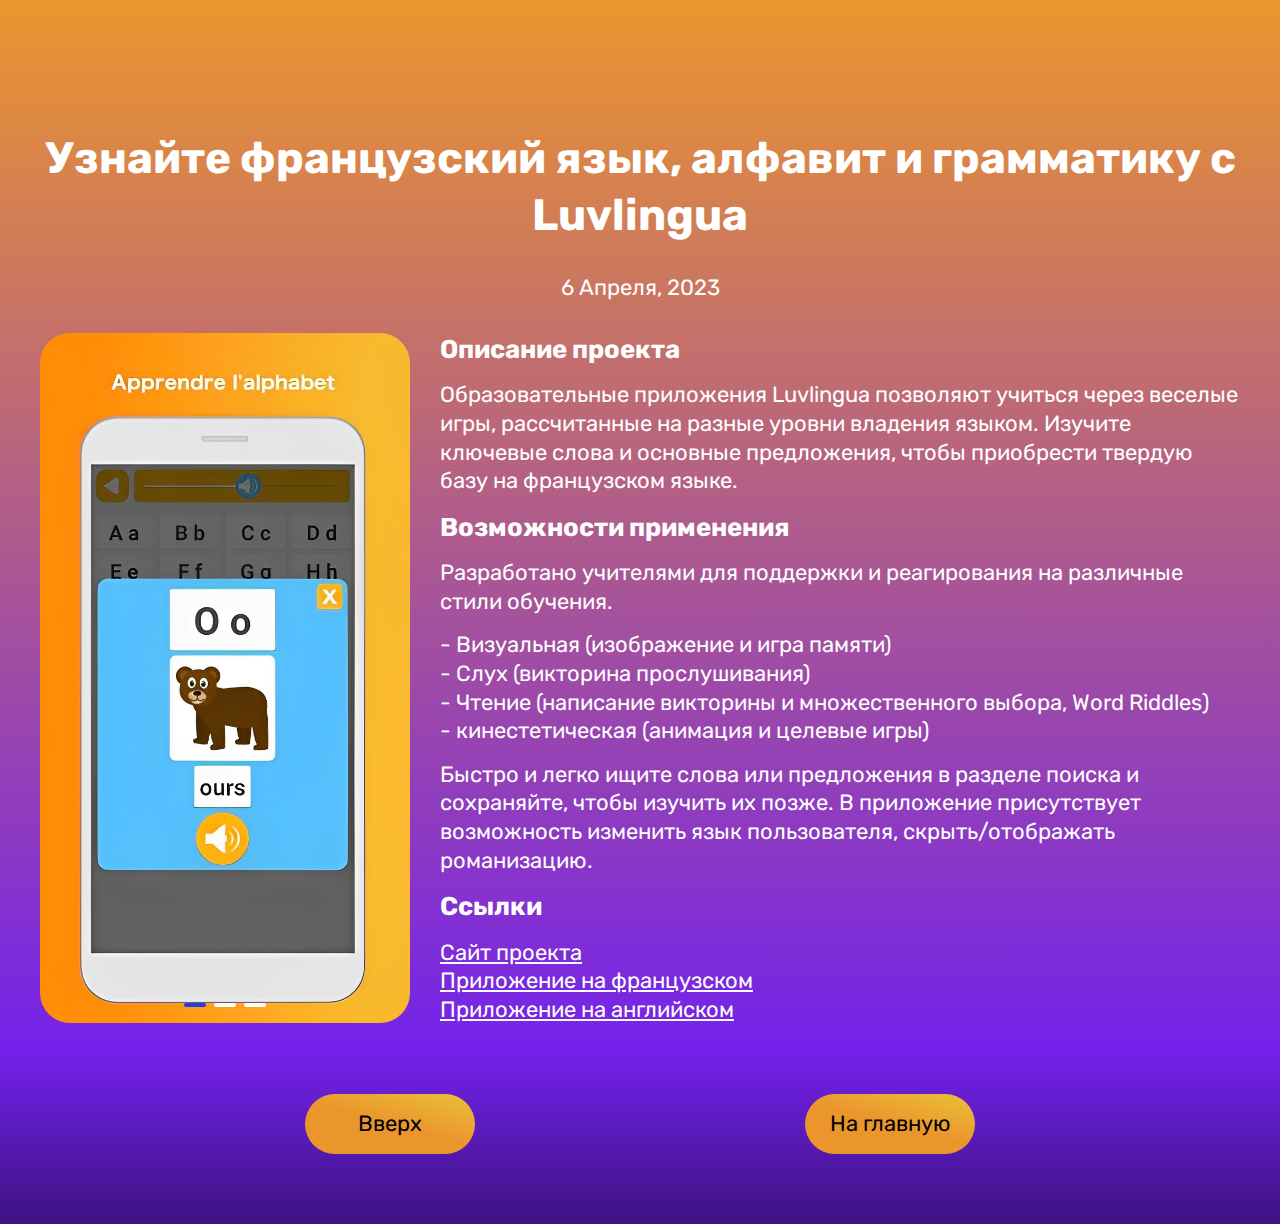
<file: luvlingua.html>
<!DOCTYPE html>
<html lang="en">
  <head>
    <meta charset="UTF-8" />
    <meta name="viewport" content="width=device-width, initial-scale=1.0" />
    <title>Узнайте французский язык, алфавит и грамматику с Luvlingua</title>
    <link rel="preconnect" href="https://fonts.googleapis.com" />
    <link rel="preconnect" href="https://fonts.gstatic.com" crossorigin />
    <link
      href="https://fonts.googleapis.com/css2?family=Rubik:wght@400;600&display=swap"
      rel="stylesheet"
    />
    <link
      rel="stylesheet"
      href="https://cdn.jsdelivr.net/npm/swiper@9/swiper-bundle.min.css"
    />
    <link rel="shortcut icon" type="image/png" href="images/favicon.png" />
    <link rel="stylesheet" href="css/style.css" />
  </head>
  <body>
    <div class="wrapper">
      <main id="main" class="main">
        <div class="container">
          <h1 class="title article-title">
            Узнайте французский язык, алфавит и грамматику с Luvlingua
          </h1>
          <p class="main__date">6 Апреля, 2023</p>
          <div class="main--two-column-layout">
            <div class="swiper swiper--two-column-layout">
              <div class="swiper-wrapper">
                <div class="swiper-slide">
                  <img src="images/luv-1.jpg" alt="" />
                </div>
                <div class="swiper-slide">
                  <img src="images/luv-2.jpg" alt="" />
                </div>
                <div class="swiper-slide">
                  <img src="images/luv-3.jpg" alt="" />
                </div>
              </div>
              <div class="swiper-pagination"></div>
            </div>
            <div class="main__text">
              <h3>Описание проекта</h3>
              <p>
                Образовательные приложения Luvlingua позволяют учиться через
                веселые игры, рассчитанные на разные уровни владения языком.
                Изучите ключевые слова и основные предложения, чтобы приобрести
                твердую базу на французском языке.
              </p>
              <h3>Возможности применения</h3>
              <p>
                Разработано учителями для поддержки и реагирования на различные
                стили обучения.
              </p>
              <div>
                <p>- Визуальная (изображение и игра памяти)</p>
                <p>- Слух (викторина прослушивания)</p>
                <p>
                  - Чтение (написание викторины и множественного выбора, Word
                  Riddles)
                </p>
                <p>- кинестетическая (анимация и целевые игры)</p>
              </div>
              <p>
                Быстро и легко ищите слова или предложения в разделе поиска и
                сохраняйте, чтобы изучить их позже. В приложение присутствует
                возможность изменить язык пользователя, скрыть/отображать
                романизацию.
              </p>
              <h3>Ссылки</h3>
              <ul>
                <li>
                  <a href="https://www.luvlingua.com/" class="main__link">
                    Сайт проекта
                  </a>
                </li>
                <li>
                  <a
                    href="https://play.google.com/store/apps/details?id=com.silvermoonapps.luvlingualearnfunfrenchlanguage&hl=en_US"
                    class="main__link"
                  >
                    Приложение на французском
                  </a>
                </li>
                <li>
                  <a
                    href="https://play.google.com/store/apps/details?id=com.silvermoonapps.learnenglishlanguageculturelite"
                    class="main__link"
                  >
                    Приложение на английском
                  </a>
                </li>
              </ul>
            </div>
          </div>
        </div>
      </main>
      <footer class="footer">
        <div class="container">
          <div class="footer__buttons">
            <a href="#main" class="button button--yellow"> Вверх </a>
            <a href="index.html" class="button button--yellow"> На главную </a>
          </div>
        </div>
      </footer>
    </div>
    <script src="https://cdn.jsdelivr.net/npm/swiper@9/swiper-bundle.min.js"></script>
    <script src="js/main.js"></script>
  </body>
</html>
</file>
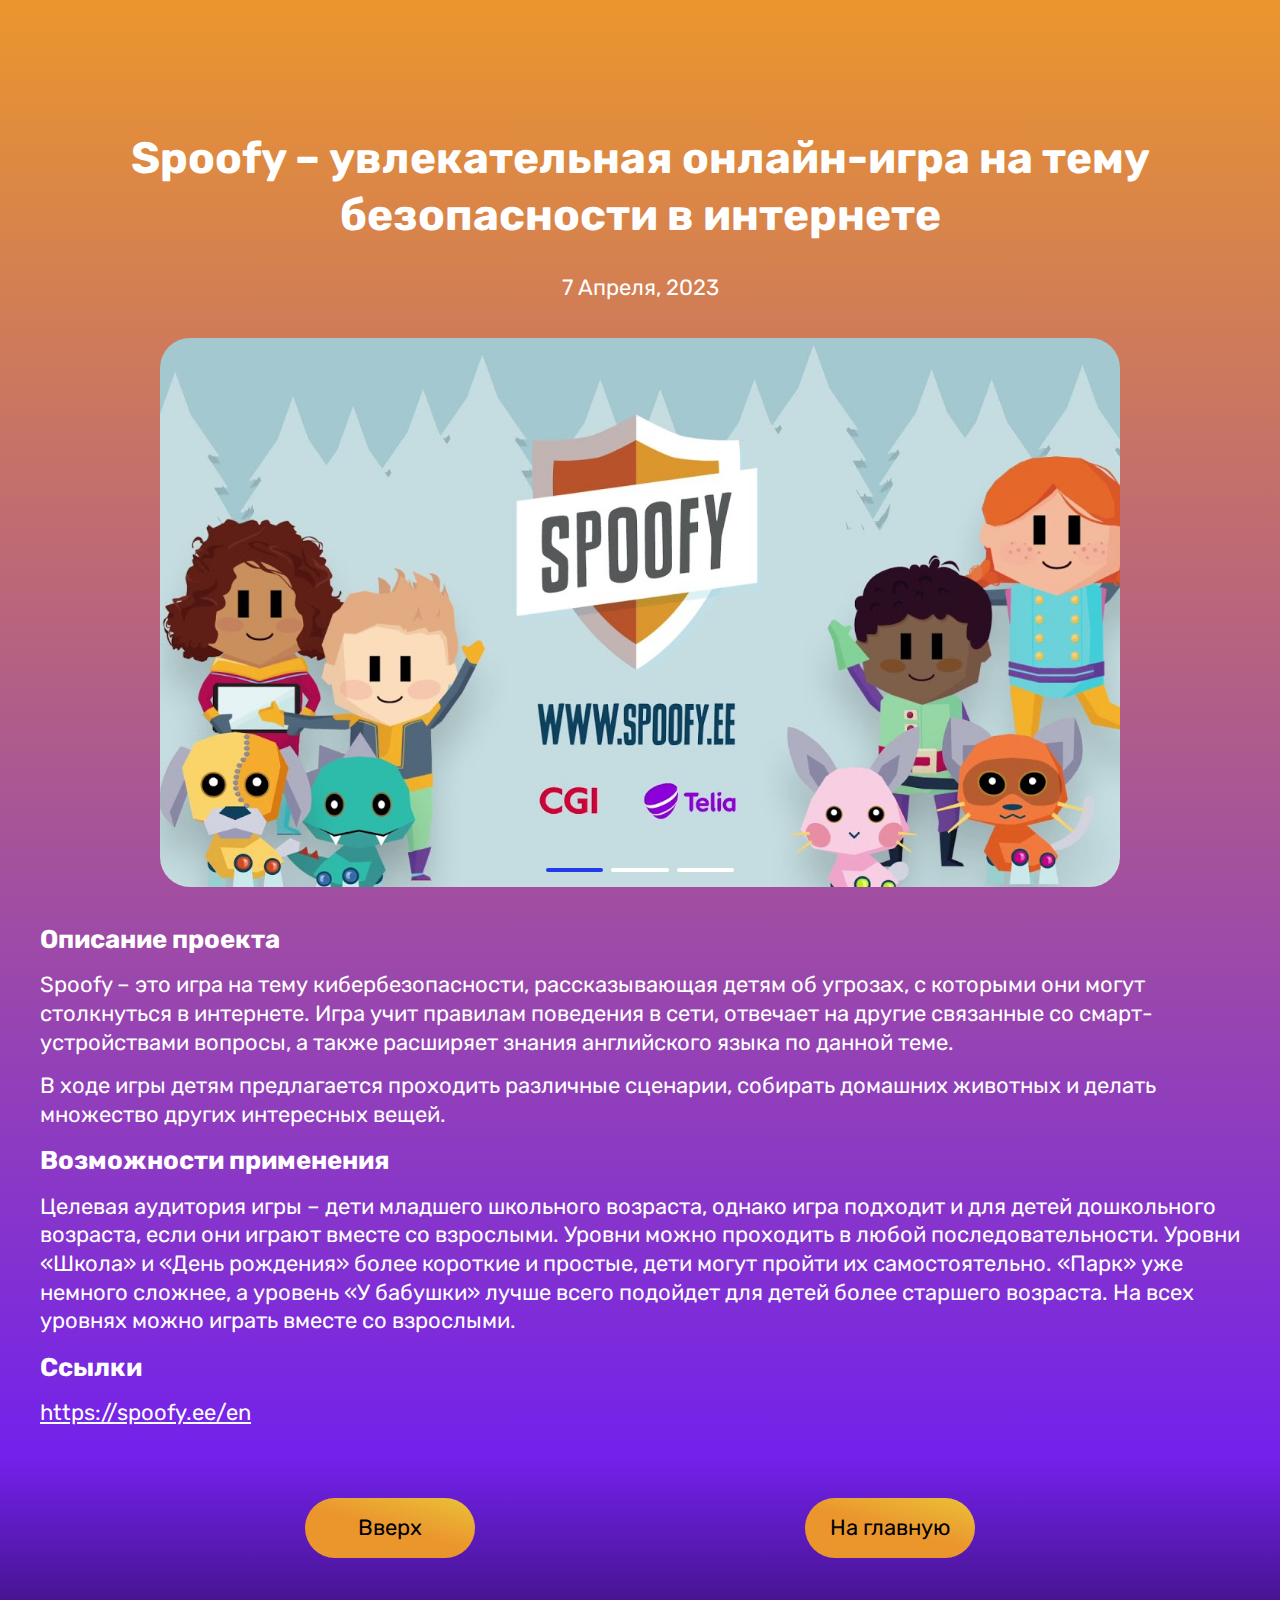
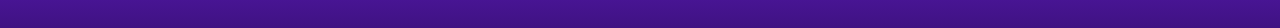
<file: spoofy.html>
<!DOCTYPE html>
<html lang="en">
  <head>
    <meta charset="UTF-8" />
    <meta name="viewport" content="width=device-width, initial-scale=1.0" />
    <title>
      Spoofy – увлекательная онлайн-игра на тему безопасности в интернете
    </title>
    <link rel="preconnect" href="https://fonts.googleapis.com" />
    <link rel="preconnect" href="https://fonts.gstatic.com" crossorigin />
    <link
      href="https://fonts.googleapis.com/css2?family=Rubik:wght@400;600&display=swap"
      rel="stylesheet"
    />
    <link
      rel="stylesheet"
      href="https://cdn.jsdelivr.net/npm/swiper@9/swiper-bundle.min.css"
    />
    <link rel="shortcut icon" type="image/png" href="images/favicon.png" />
    <link rel="stylesheet" href="css/style.css" />
  </head>
  <body>
    <div class="wrapper">
      <main id="main" class="main">
        <div class="container">
          <h1 class="title article-title">
            Spoofy – увлекательная онлайн-игра на тему безопасности в интернете
          </h1>
          <p class="main__date">7 Апреля, 2023</p>
          <div class="swiper swiper--one-column-layout">
            <div class="swiper-wrapper">
              <div class="swiper-slide">
                <img src="images/spoofy-1.jpg" alt="" />
              </div>
              <div class="swiper-slide">
                <img src="images/spoofy-2.webp" alt="" />
              </div>
              <div class="swiper-slide">
                <img src="images/spoofy-3.webp" alt="" />
              </div>
            </div>
            <div class="swiper-pagination"></div>
          </div>
          <div class="main__text">
            <h3>Описание проекта</h3>
            <p>
              Spoofy – это игра на тему кибербезопасности, рассказывающая детям
              об угрозах, с которыми они могут столкнуться в интернете. Игра
              учит правилам поведения в сети, отвечает на другие связанные со
              смарт-устройствами вопросы, а также расширяет знания английского
              языка по данной теме.
            </p>
            <p>
              В ходе игры детям предлагается проходить различные сценарии,
              собирать домашних животных и делать множество других интересных
              вещей.
            </p>
            <h3>Возможности применения</h3>
            <p>
              Целевая аудитория игры – дети младшего школьного возраста, однако
              игра подходит и для детей дошкольного возраста, если они играют
              вместе со взрослыми. Уровни можно проходить в любой
              последовательности. Уровни «Школа» и «День рождения» более
              короткие и простые, дети могут пройти их самостоятельно. «Парк»
              уже немного сложнее, а уровень «У бабушки» лучше всего подойдет
              для детей более старшего возраста. На всех уровнях можно играть
              вместе со взрослыми.
            </p>
            <h3>Ссылки</h3>
            <ul>
              <li>
                <a href="https://spoofy.ee/en" class="main__link">
                  https://spoofy.ee/en
                </a>
              </li>
            </ul>
          </div>
        </div>
      </main>
      <footer class="footer">
        <div class="container">
          <div class="footer__buttons">
            <a href="#main" class="button button--yellow"> Вверх </a>
            <a href="index.html" class="button button--yellow"> На главную </a>
          </div>
        </div>
      </footer>
    </div>
    <script src="https://cdn.jsdelivr.net/npm/swiper@9/swiper-bundle.min.js"></script>
    <script src="js/main.js"></script>
  </body>
</html>
</file>
<file: css/style.css>
/* General */

html {
  box-sizing: border-box;
  scroll-behavior: smooth;
  font-size: 22px;
}

@media (max-width: 700px) {
  html {
    font-size: 18px;
  }
}

*,
*::after,
*::before {
  box-sizing: inherit;
  margin: 0;
  padding: 0;
}

ul {
  list-style: none;
}

a {
  text-decoration: none;
  color: inherit;
}

body {
  font-family: "Rubik", sans-serif;
  font-size: 1rem;
  font-weight: 400;
  line-height: 1.3;
}

html,
body {
  height: 100%;
}

.wrapper {
  min-height: 100%;
  display: flex;
  flex-direction: column;
}

.container {
  max-width: 1230px;
  margin: 0 auto;
  padding: 0 15px;
}

/* index.html */

.header {
  background: linear-gradient(
    190deg,
    rgba(234, 193, 55, 1) 0%,
    rgba(235, 150, 45, 1) 100%
  );
  position: relative;
  height: 100svh;
  text-align: center;
}

.header__inner {
  height: 100%;
  display: flex;
  align-items: center;
}

.header__list {
  padding-bottom: 90px;
}

.header__list li {
  margin-bottom: 50px;
}

.header__logo {
  width: 17%;
  min-width: 140px;
}

.logo:hover {
  animation: logo 1s ease-in-out infinite alternate;
}

@keyframes logo {
  from {
    transform: scale(1);
  }
  to {
    transform: scale(1.2);
  }
}

@media (max-width: 1050px) {
  .logo:hover {
    animation: none;
  }
}

.title {
  color: white;
  text-align: center;
}

.button {
  display: block;
  margin: 0 auto;
  width: 170px;
  height: 60px;
  border-radius: 30px;
  line-height: 60px;
  text-align: center;
}

.button:hover {
  border: 1px solid white;
}

@media (max-width: 1050px) {
  .button:hover {
    border: none;
  }
}

.button--blue {
  background: linear-gradient(
    15deg,
    rgba(115, 33, 235, 1) 0%,
    rgba(80, 182, 235, 1) 100%
  );
  color: white;
}

.header__down-button {
  position: absolute;
  bottom: -2%;
  left: 50%;
  transform: translate(-50%, -50%);
  cursor: pointer;
  color: white;
}

.header__down-button-arrows {
  height: 40px;
  width: 40px;
  margin: 0 auto;
  position: relative;
  animation: arrows-down 0.8s ease-in-out infinite alternate;
}

.header__down-button-arrows::before,
.header__down-button-arrows::after {
  content: "";
  position: absolute;
  border: 4px solid white;
  height: 25px;
  width: 25px;
  transform: translate(-50%) rotate(45deg);
  border-top: none;
  border-left: none;
}

.header__down-button-arrows::before {
  top: 0;
}

.header__down-button-arrows::after {
  top: 30%;
}

@keyframes arrows-down {
  from {
    transform: translateY(-10px);
  }
  to {
    transform: translateY(0px);
  }
}

.main {
  background: linear-gradient(
    0deg,
    rgba(115, 33, 235, 1) 0%,
    rgba(235, 150, 45, 1) 100%
  );
}

.main__top-article {
  display: flex;
  flex-direction: row-reverse;
  max-width: 100%;
  background-color: white;
  border-radius: 40px;
  margin: 50px auto 30px auto;
  box-shadow: 0 4px 8px 0 rgba(0, 0, 0, 0.2), 0 6px 20px 0 rgba(0, 0, 0, 0.19);
}

@media (max-width: 1050px) {
  .main__top-article {
    flex-direction: column;
    max-width: 800px;
  }
}

.main__article-image {
  width: 100%;
}

.main__article-image img {
  width: 100%;
  height: 100%;
  min-height: 300px;
  object-fit: cover;
  border-radius: 40px;
}

@media (max-width: 1050px) {
  .main__article-image img {
    border-radius: 40px 40px 0 0;
  }
}

.main__article-content {
  display: flex;
  flex-direction: column;
}

.main__article-content--top {
  width: 100%;
  gap: 25px;
  margin: 35px;
}

@media (max-width: 1050px) {
  .main__article-content--top {
    width: auto;
    gap: 10px;
    margin: 20px;
  }
}

.main__article-title:hover {
  color: #213ceb;
}

@media (max-width: 1050px) {
  .main__article-title:hover {
    color: black;
  }
}

.other-articles {
  padding-top: 20px;
}

@media (max-width: 1050px) {
  .other-articles {
    display: none;
  }
}

.main__article-list {
  margin: 30px 0;
  display: grid;
  grid-template-columns: repeat(3, 1fr);
  gap: 30px;
  font-size: 0.9rem;
}

@media (max-width: 1050px) {
  .main__article-list {
    grid-template-columns: repeat(1, 1fr);
    max-width: 800px;
    margin: 30px auto;
    font-size: 1rem;
  }
}

.main__list-column {
  display: flex;
  flex-direction: column;
  gap: 30px;
}

.main__article {
  width: 100%;
  display: flex;
  flex-direction: column;
  background-color: white;
  border-radius: 40px;
  box-shadow: 0 4px 8px 0 rgba(0, 0, 0, 0.2), 0 6px 20px 0 rgba(0, 0, 0, 0.19);
  transition: transform 0.5s ease-out;
}

.main__article:hover {
  transform: translateY(-20px);
}

@media (max-width: 1050px) {
  .main__article:hover {
    transform: none;
  }
}

.main__article-list-image {
  height: 300px;
}

.main__article-list-image img {
  border-radius: 40px 40px 0 0;
}

.main__article-content--general {
  gap: 10px;
  margin: 20px;
}

.footer {
  background: linear-gradient(
    0deg,
    rgba(63, 18, 130, 1) 0%,
    rgba(115, 33, 235, 1) 100%
  );
}

.footer__buttons {
  margin: 0 auto;
  width: 100%;
  display: flex;
  justify-content: space-between;
  padding: 40px 100px 70px 100px;
}

@media (max-width: 700px) {
  .footer__buttons {
    flex-direction: column;
    gap: 30px;
  }
}

.button--yellow {
  background: linear-gradient(
    15deg,
    rgba(235, 150, 45, 1) 50%,
    rgba(234, 193, 55, 1) 100%
  );
  color: black;
}

/* about.html */

.about-title {
  padding-top: 210px;
  padding-bottom: 60px;
}

@media (max-width: 1050px) {
  .about-title {
    padding-top: 130px;
  }
}

.about-image-wrapper {
  position: relative;
  z-index: 1;
  max-width: 960px;
  margin: 0 auto 40px auto;
}

.about-image {
  width: 100%;
  border-radius: 30px;
}

.main__logo {
  position: absolute;
  z-index: 2;
  width: 20%;
  min-width: 130px;
  top: 32%;
  left: 40%;
}

@media (max-width: 1050px) {
  .main__logo {
    top: 50%;
    left: 50%;
    transform: translate(-50%, -50%);
  }
}

.main__text {
  width: 100%;
  display: flex;
  flex-direction: column;
  gap: 15px;
  color: white;
  margin-bottom: 30px;
}

.main__credits {
  color: white;
  display: flex;
  justify-content: space-between;
  gap: 90px;
  max-width: 840px;
  margin: 30px auto 30px auto;
}

@media (max-width: 1050px) {
  .main__credits {
    flex-direction: column;
    gap: 20px;
  }
}

.main__authors {
  display: flex;
  flex-direction: column;
  justify-content: center;
}

.main__authors h3 {
  padding-bottom: 10px;
}

.main__author {
  width: 240px;
  display: flex;
  justify-content: space-between;
}

.email-icon {
  width: 30px;
  height: 30px;
}

.main__school {
  width: 100%;
  aspect-ratio: 1.4;
}

/* article page */

.article-title {
  padding-top: 130px;
  padding-bottom: 30px;
}

.main__date {
  color: white;
  text-align: center;
}

.swiper--one-column-layout {
  max-width: 960px;
  max-height: 550px;
  margin: 35px auto;
}

.swiper--one-column-layout img {
  width: 100%;
  height: 100%;
  aspect-ratio: 1.75;
}

.swiper-slide img {
  border-radius: 30px;
  object-fit: cover;
}

.swiper-pagination-bullet {
  width: 6%;
  max-height: 0.5vh;
  border-radius: 30px;
  background-color: #fff;
  opacity: 1;
}

.swiper-pagination-bullet-active {
  background-color: #213ceb;
}

.main__link {
  text-decoration: underline;
}

.main__link:hover {
  color: #213ceb;
}

@media (max-width: 1050px) {
  .main__link:hover {
    color: white;
  }
}

/* two-column-layout */

.main--two-column-layout {
  margin: 30px auto 0 auto;
  display: flex;
  gap: 30px;
}

@media (max-width: 1050px) {
  .main--two-column-layout {
    flex-direction: column;
  }
}

.swiper--two-column-layout {
  max-width: 370px;
  max-height: 690px;
  margin: 0 auto;
}

.swiper--two-column-layout img {
  width: 100%;
  height: 100%;
  aspect-ratio: 0.538;
}
</file>
